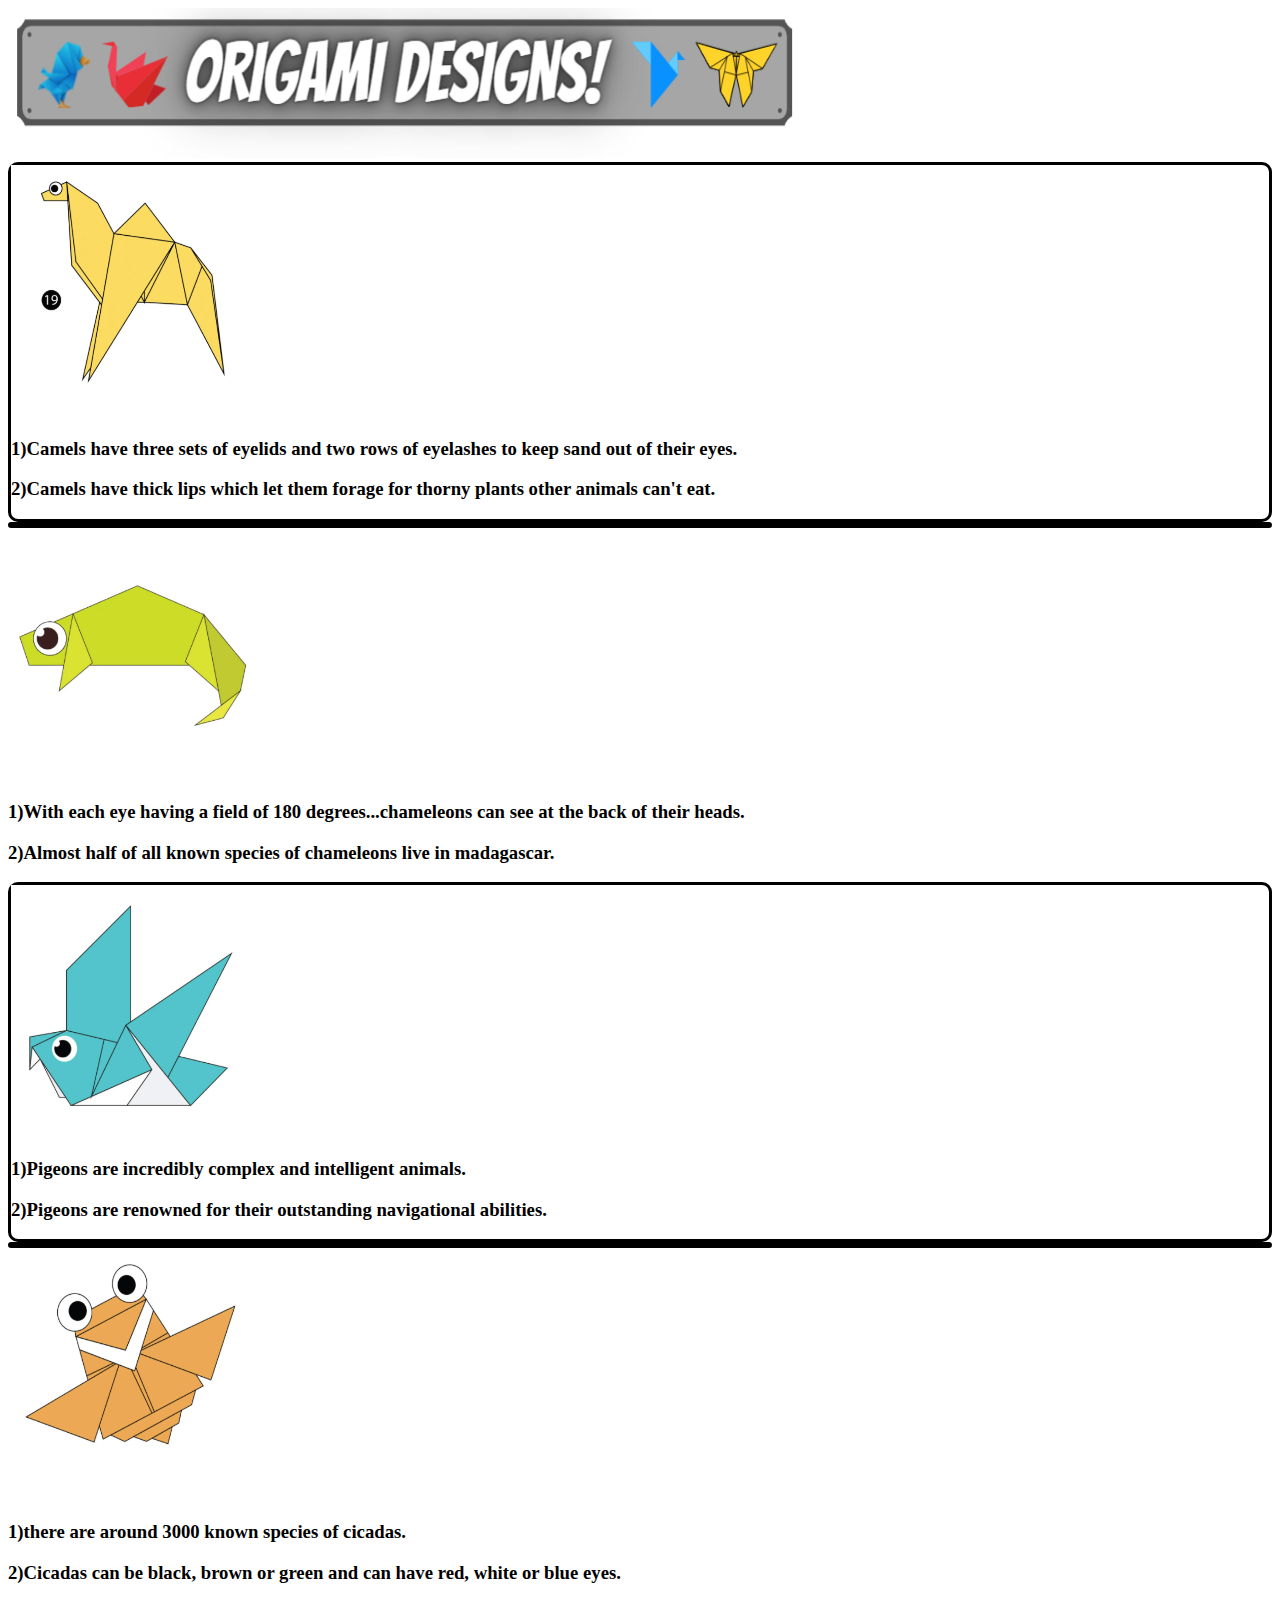
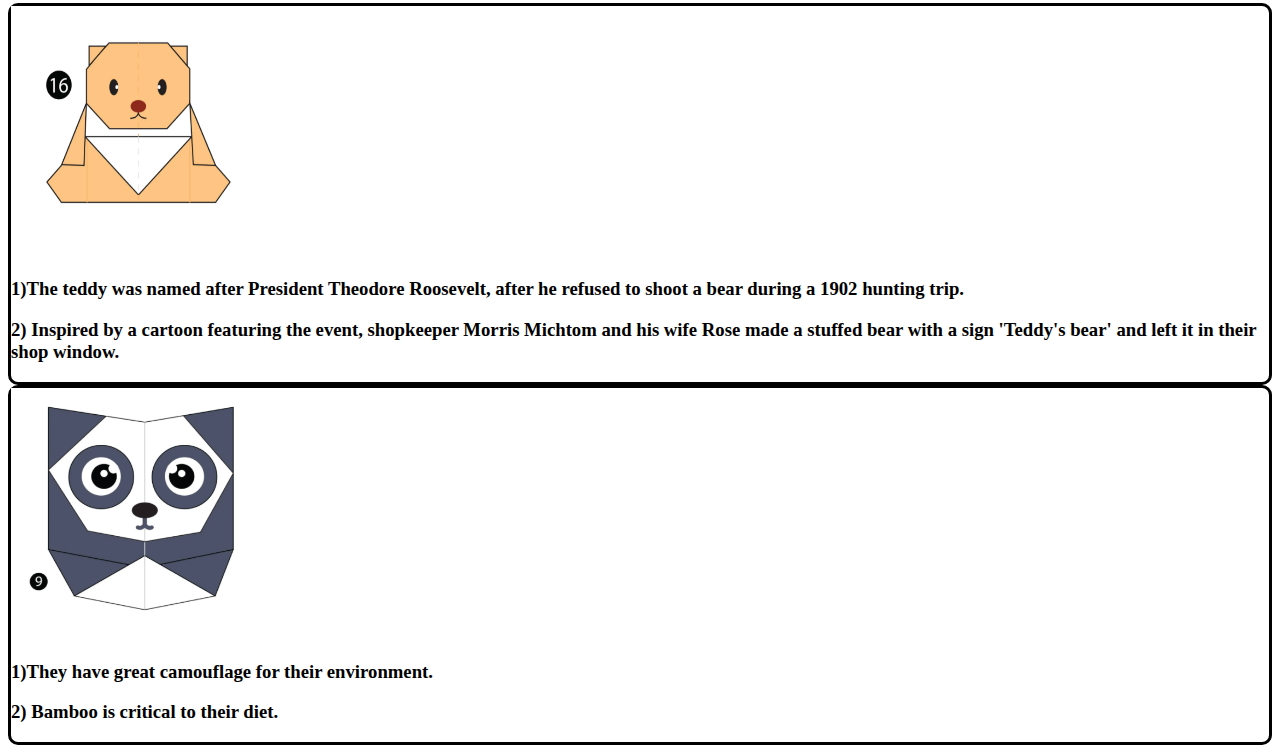
<file: index.html>
<!DOCTYPE html>
<html>
<head>
<title>
    C49 PROJECT BY ADITYA KUSHWAHA
</title>

<link rel="stylesheet"
type="text/css"
href="style.css"/>

<body>
    <a>
        <img src="header.png"width="800" height="150">
        </a>

<div class="indexlinks">



<a href="camel.html">
<img src="camel.png"width="250" height="250">
</a>
<h3>
    1)Camels have three sets of eyelids and two rows of eyelashes to keep sand out of their eyes.
</h3>
<h3>
    2)Camels have thick lips which let them forage for thorny plants other animals can't eat.

</h3>
</div>

<div class="indexlinks"></div>
<a href="chameleon.html">
<img src="chameleon.png"width="250" height="250">
</a>
<h3>
    1)With each eye having a field of 180 degrees...chameleons can see at the back of their heads.
    </h3>
    <h3>
        2)Almost half of all known species of chameleons live in madagascar.
    </h3>
</div>


    <div class="indexlinks">
<a href="pigeon.html">
<img src="pigeon.png"width="250" height="250">
</a>
<h3>
    1)Pigeons are incredibly complex and intelligent animals.
</h3>
<h3>
    2)Pigeons are renowned for their outstanding navigational abilities.

</h3>
</div>

<div class="indexlinks"></div>
<a href="cicada.html">
    <img src="cicada.png"width="250" height="250">
    </a>
    <h3>
        1)there are around 3000 known species of cicadas.
    </h3>
    <h3>
        2)Cicadas can be black, brown or green and can have red, white or blue eyes.
    
    </h3>
</div>


    <div class="indexlinks">
    <a href="teddybear.html">
        <img src="teddy bear.png"width="250" height="250">
        </a>
        <h3>
            1)The teddy was named after President Theodore Roosevelt, after he refused to shoot a bear during a 1902 hunting trip.
        </h3>
        <h3>
            2) Inspired by a cartoon featuring the event, shopkeeper Morris Michtom and his wife Rose made a stuffed bear with a sign 'Teddy's bear' and left it in their shop window.
        
        </h3>
    </div>

        <div class="indexlinks">
        <a href="panda.html">
            <img src="panda.png"width="250" height="250">
            </a>


            <h3>
                1)They have great camouflage for their environment.
            </h3>
            <h3>
                2) Bamboo is critical to their diet.
            
            </h3>
    

</div>
</body>
</head>
</html>
</file>
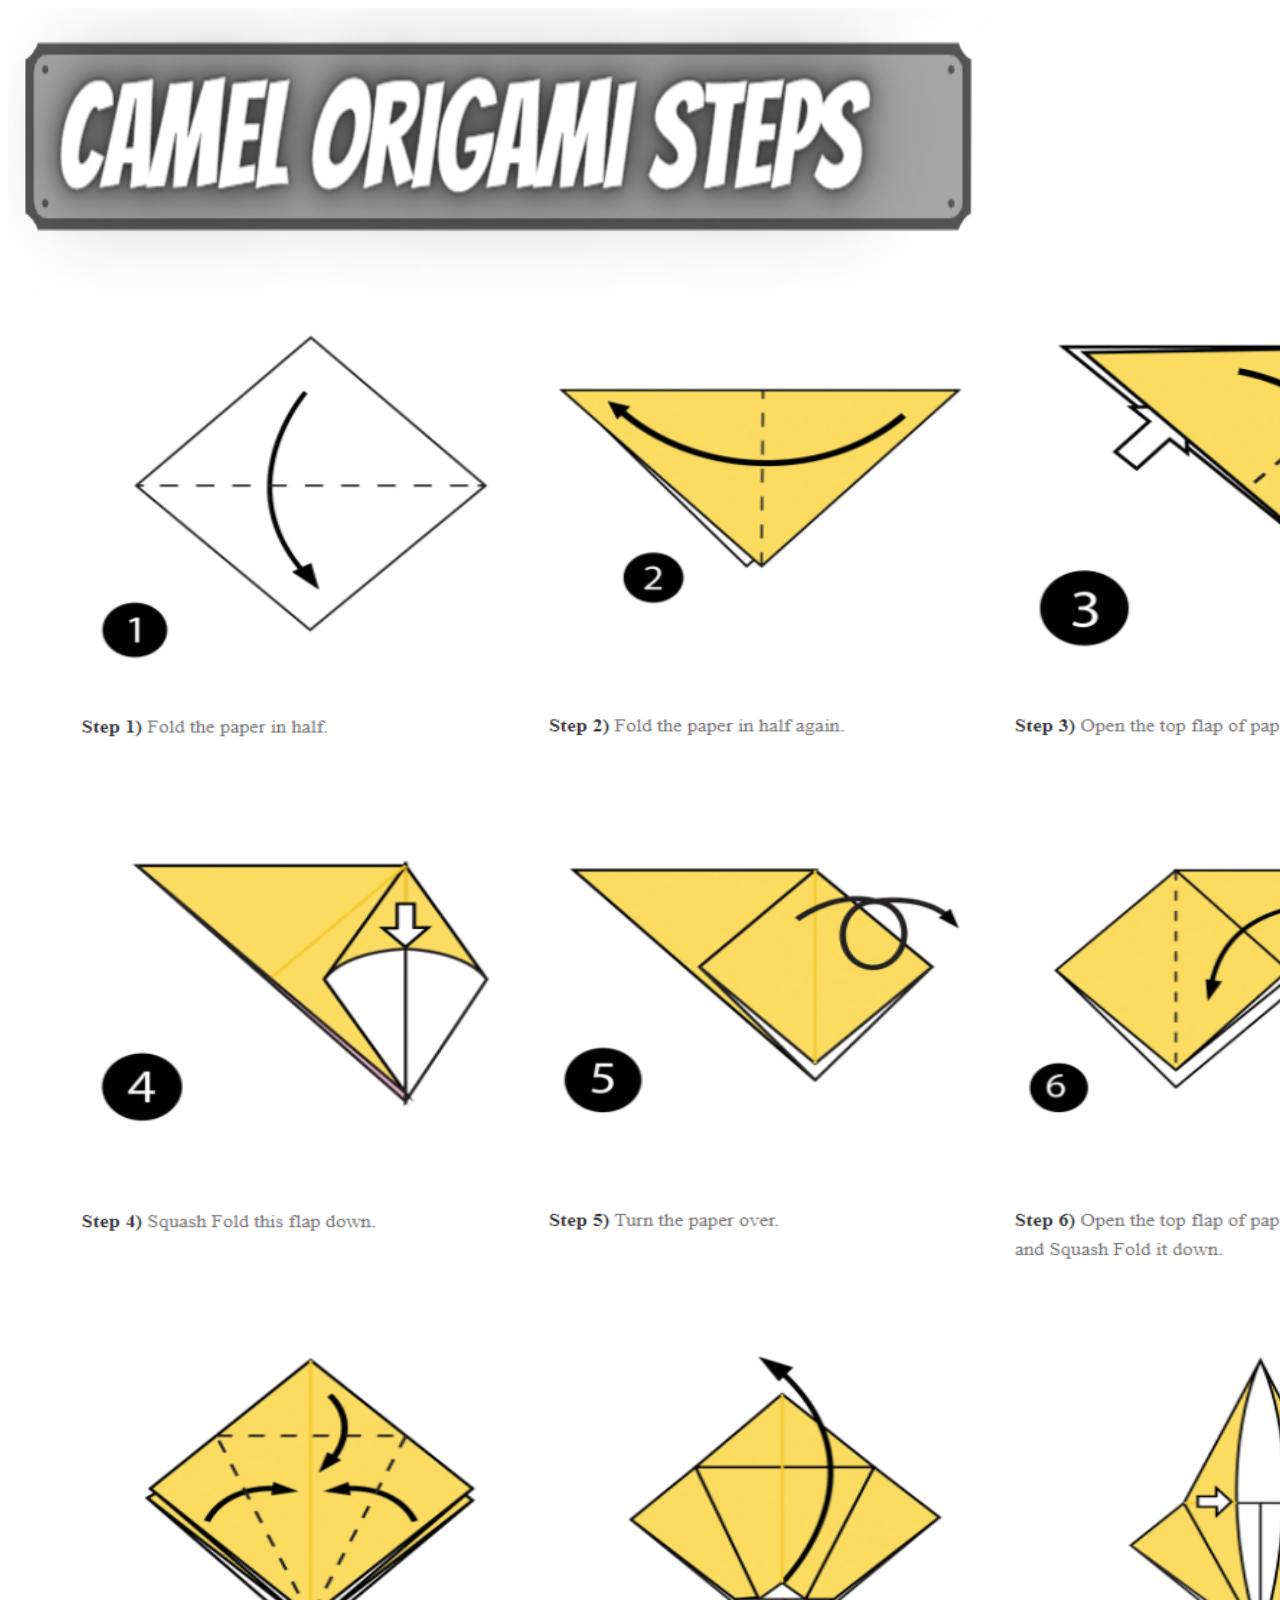
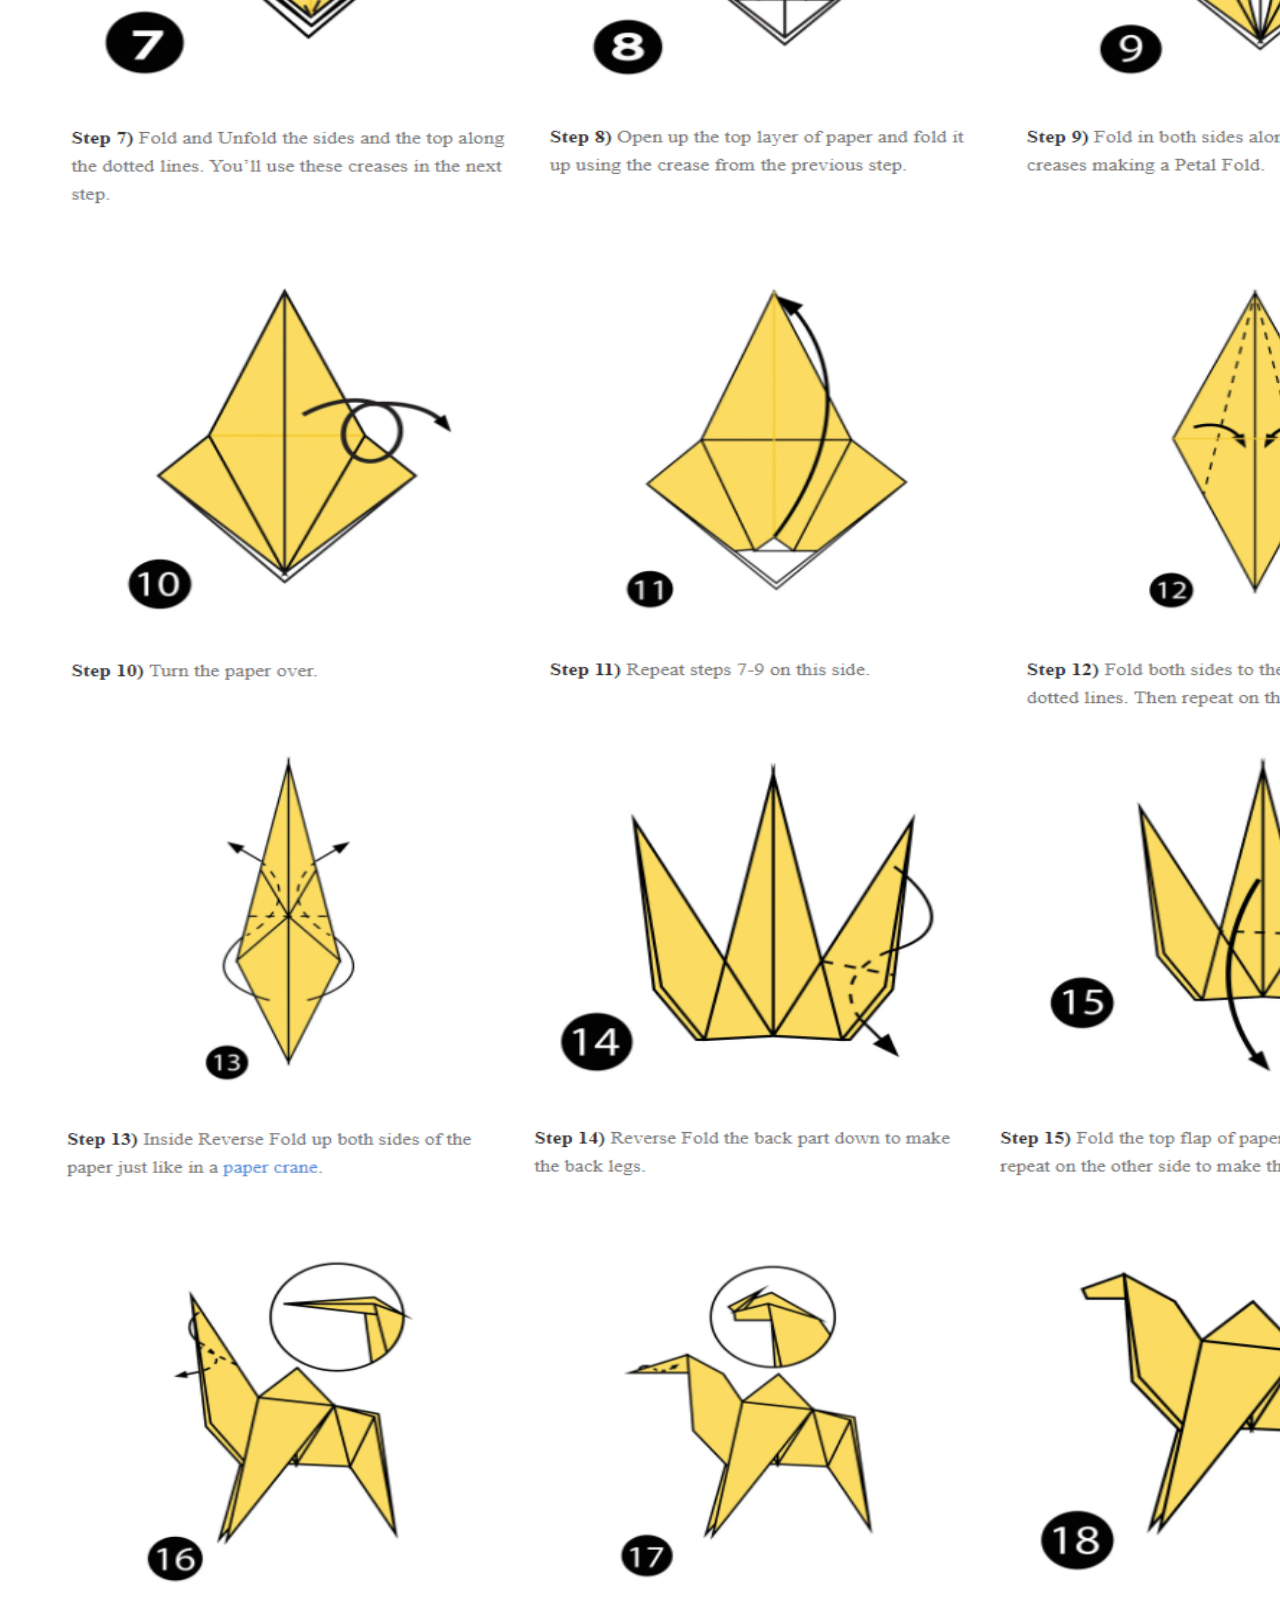
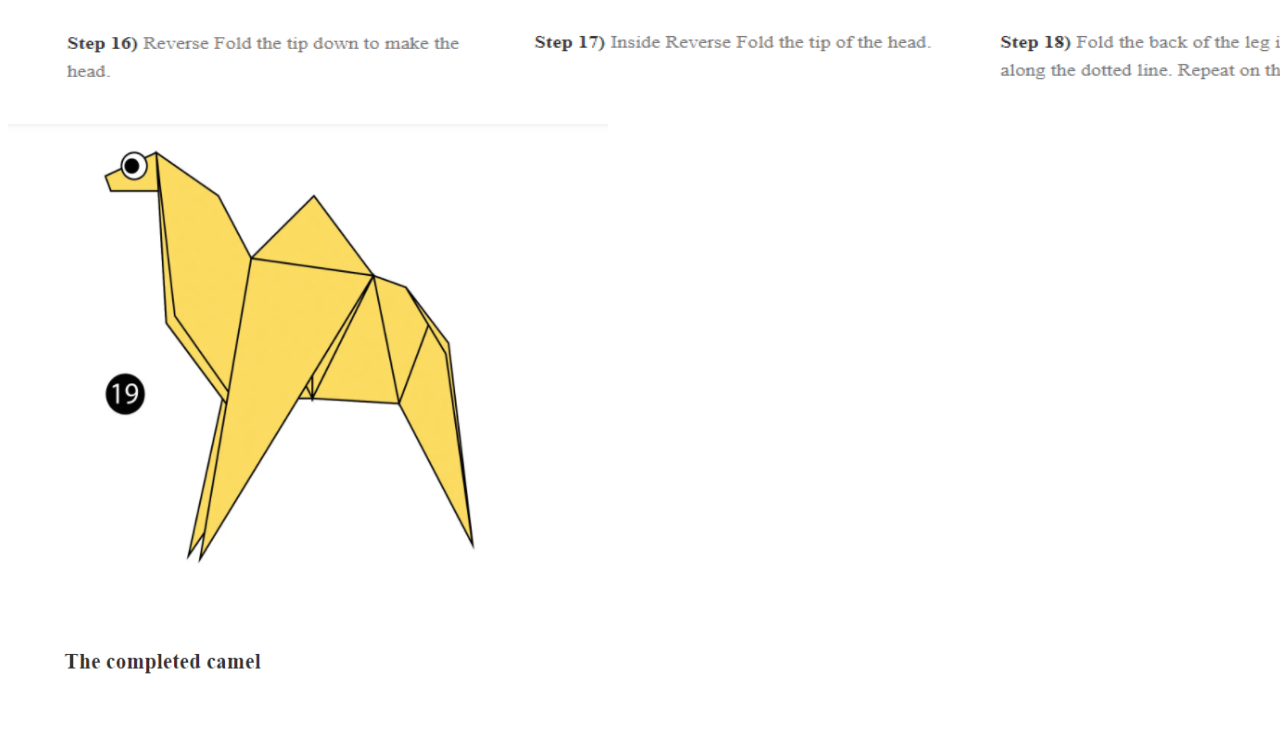
<file: camel.html>
<!DOCTYPE html>
<html>
<head>
<a>
    <img src="ch.png"width="1000" height="300">
    <img src="camel1.png"width="1500" height="1000">
    <img src="camel2.png"width="1500" height="1000">
    <img src="camel3.png"width="1500" height="1000">
    <img src="camel4.png"width="600" height="600">
</a>
</head>
</html>
</file>
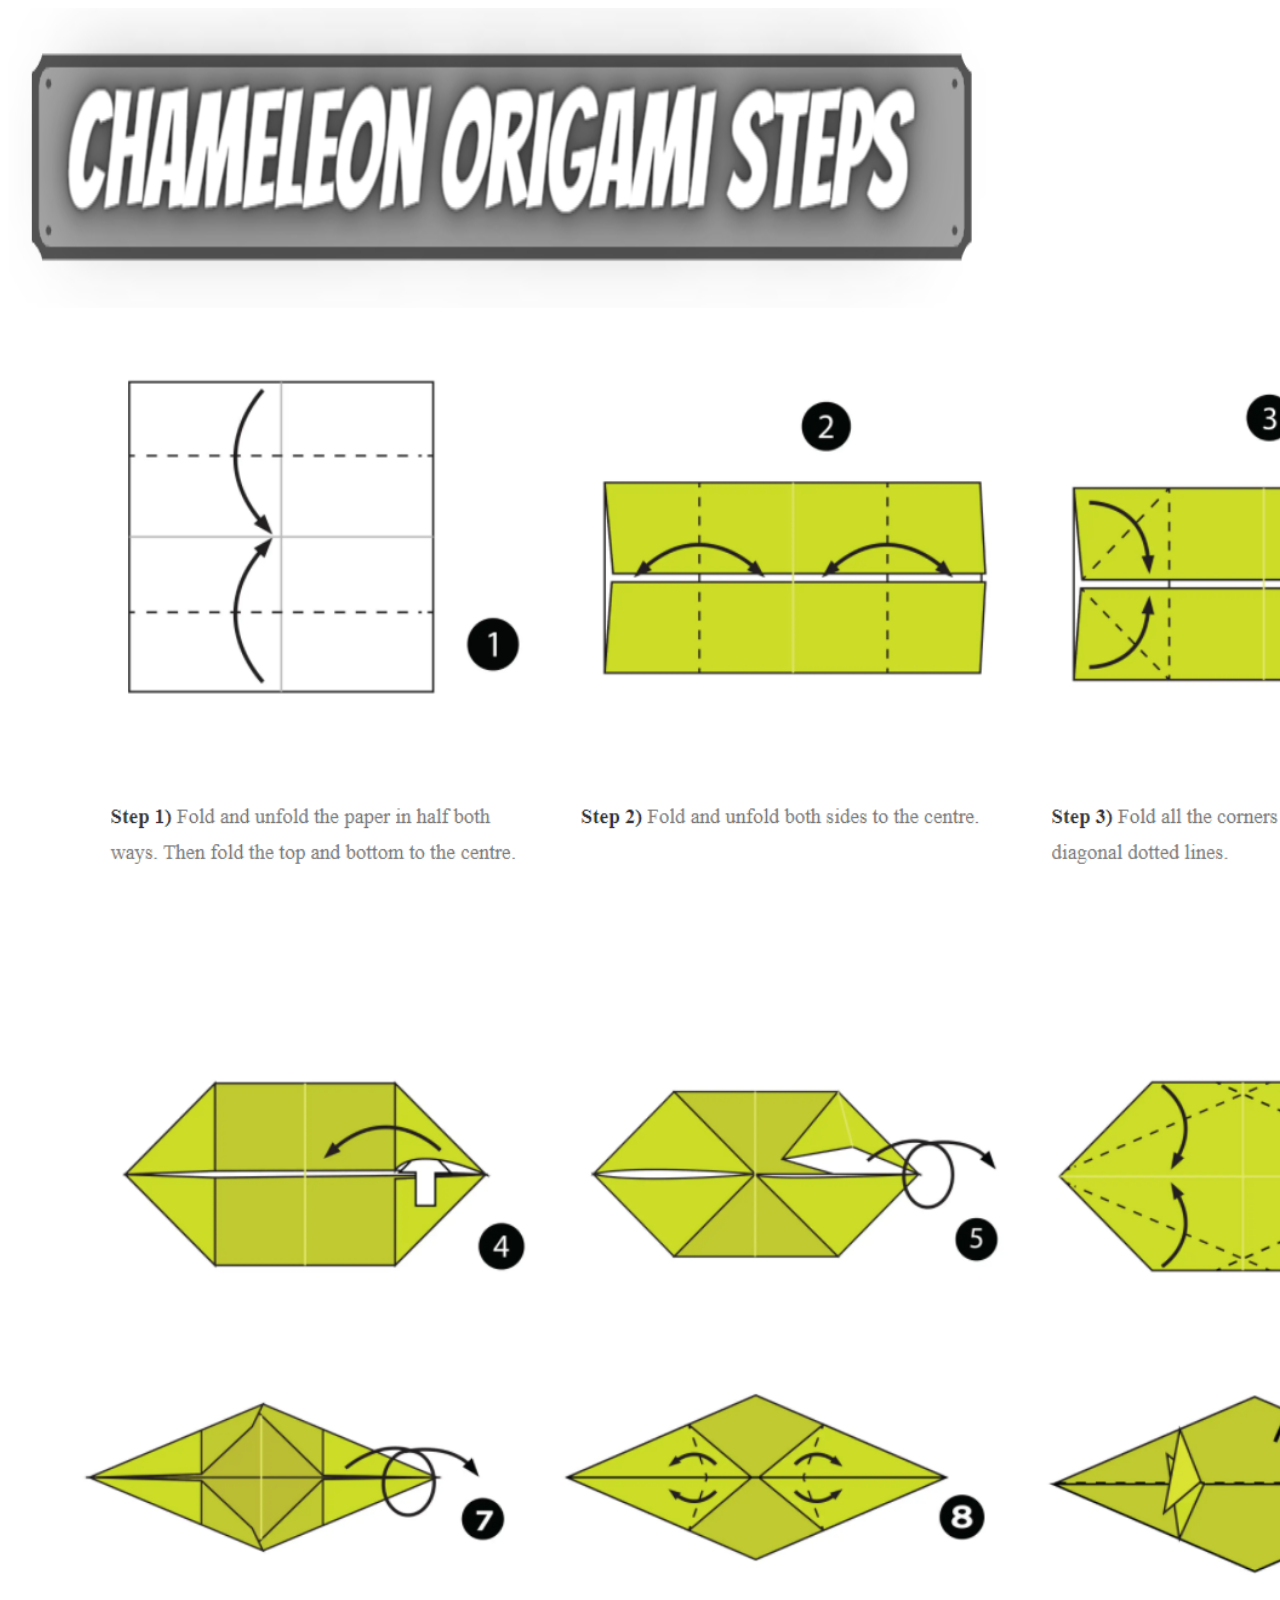
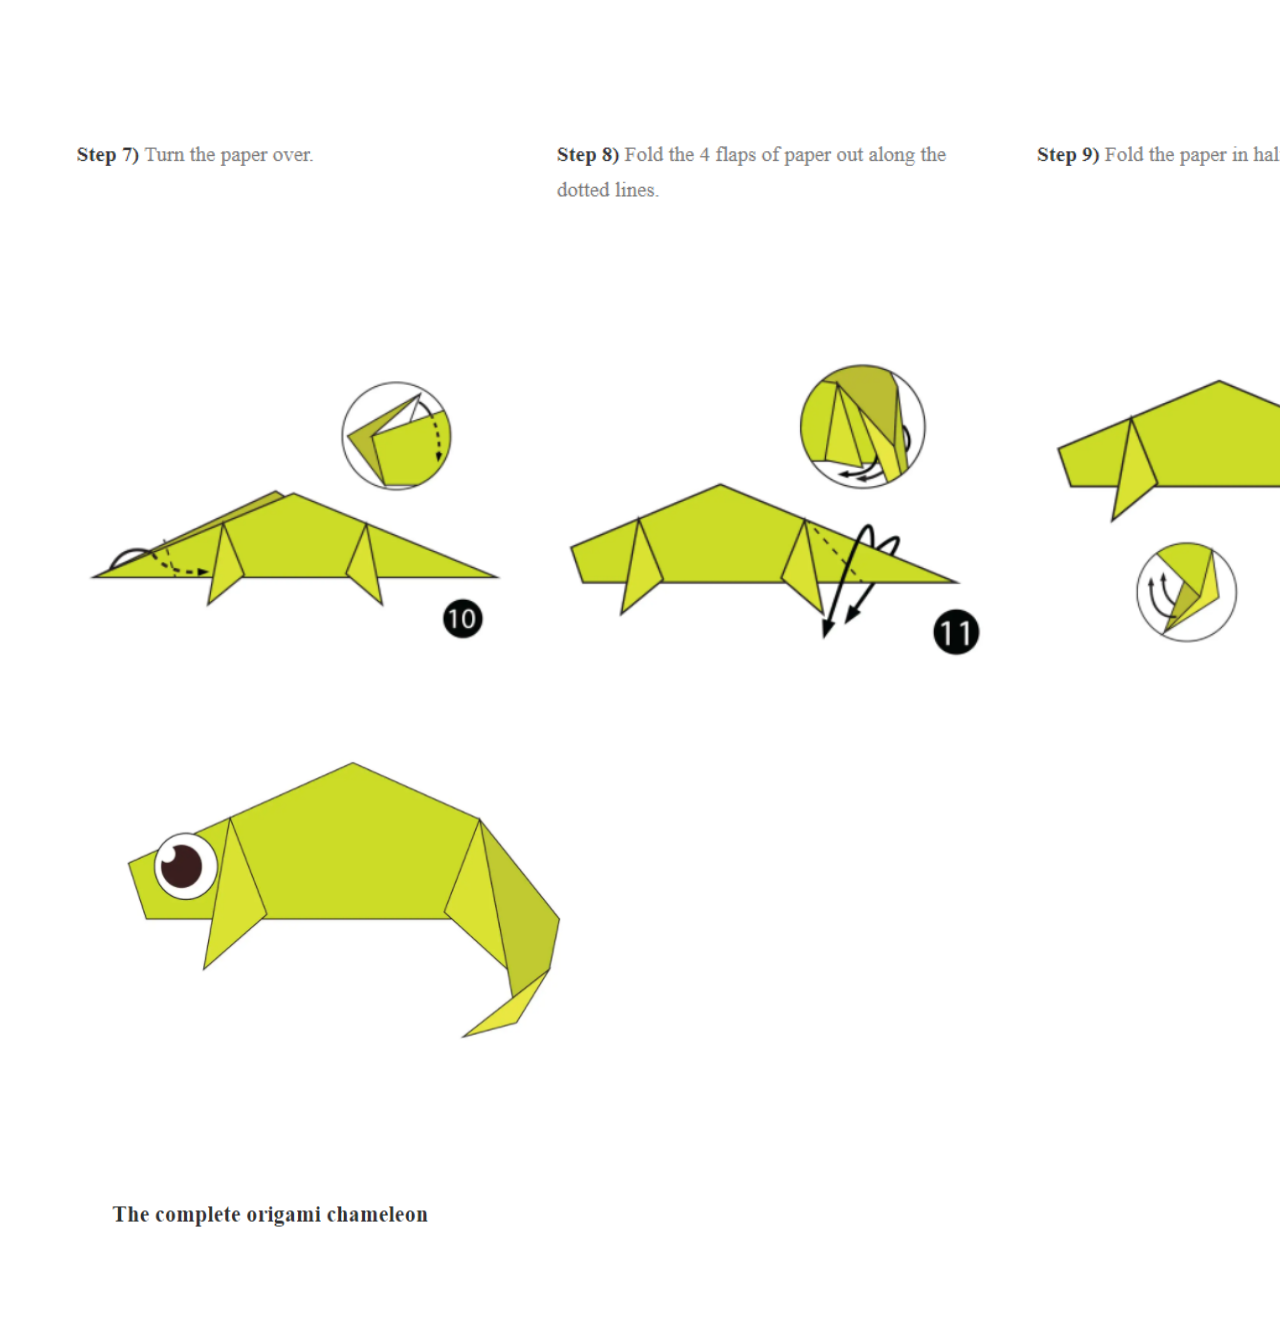
<file: chameleon.html>
<!DOCTYPE html>
<html>
<head>
<a>
    <img src="chh.png"width="1000" height="300">
    <img src="ch1.png"width="1500" height="1000">
    <img src="ch2.png"width="1500" height="1000">
    <img src="ch3.png"width="600" height="600">
</a>
</head>
</html>
</file>
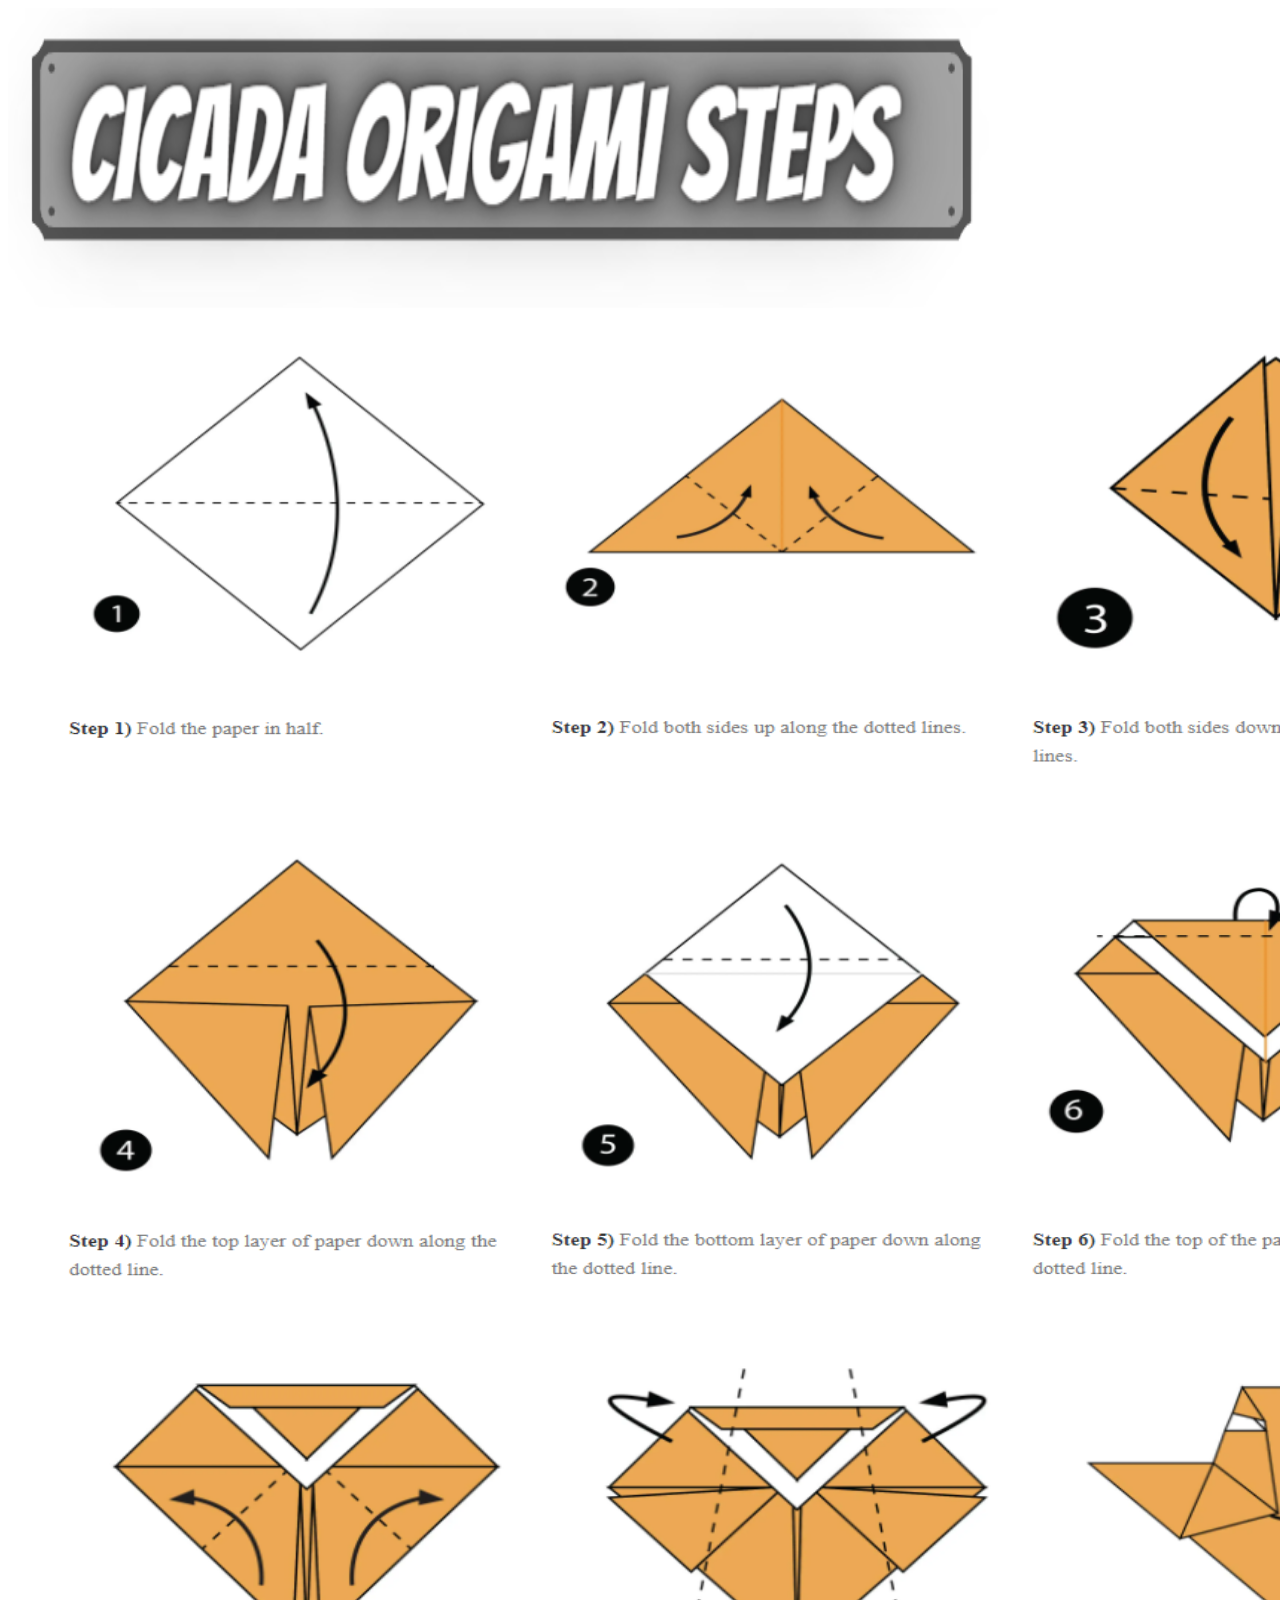
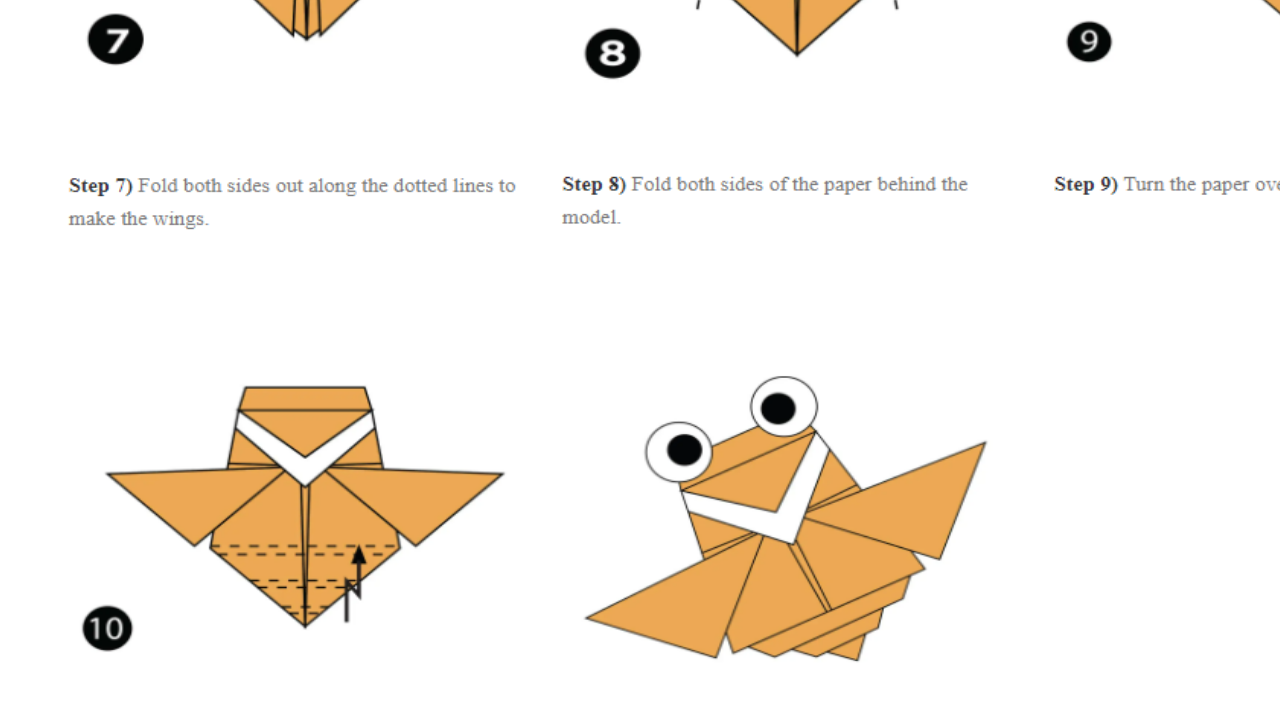
<file: cicada.html>
<!DOCTYPE html>
<html>
<head>
<a>
    <img src="cih.png"width="1000" height="300">
    <img src="ci1.png"width="1500" height="1000">
    <img src="ci2.png"width="1500" height="1000">
   
</a>
</head>
</html>
</file>
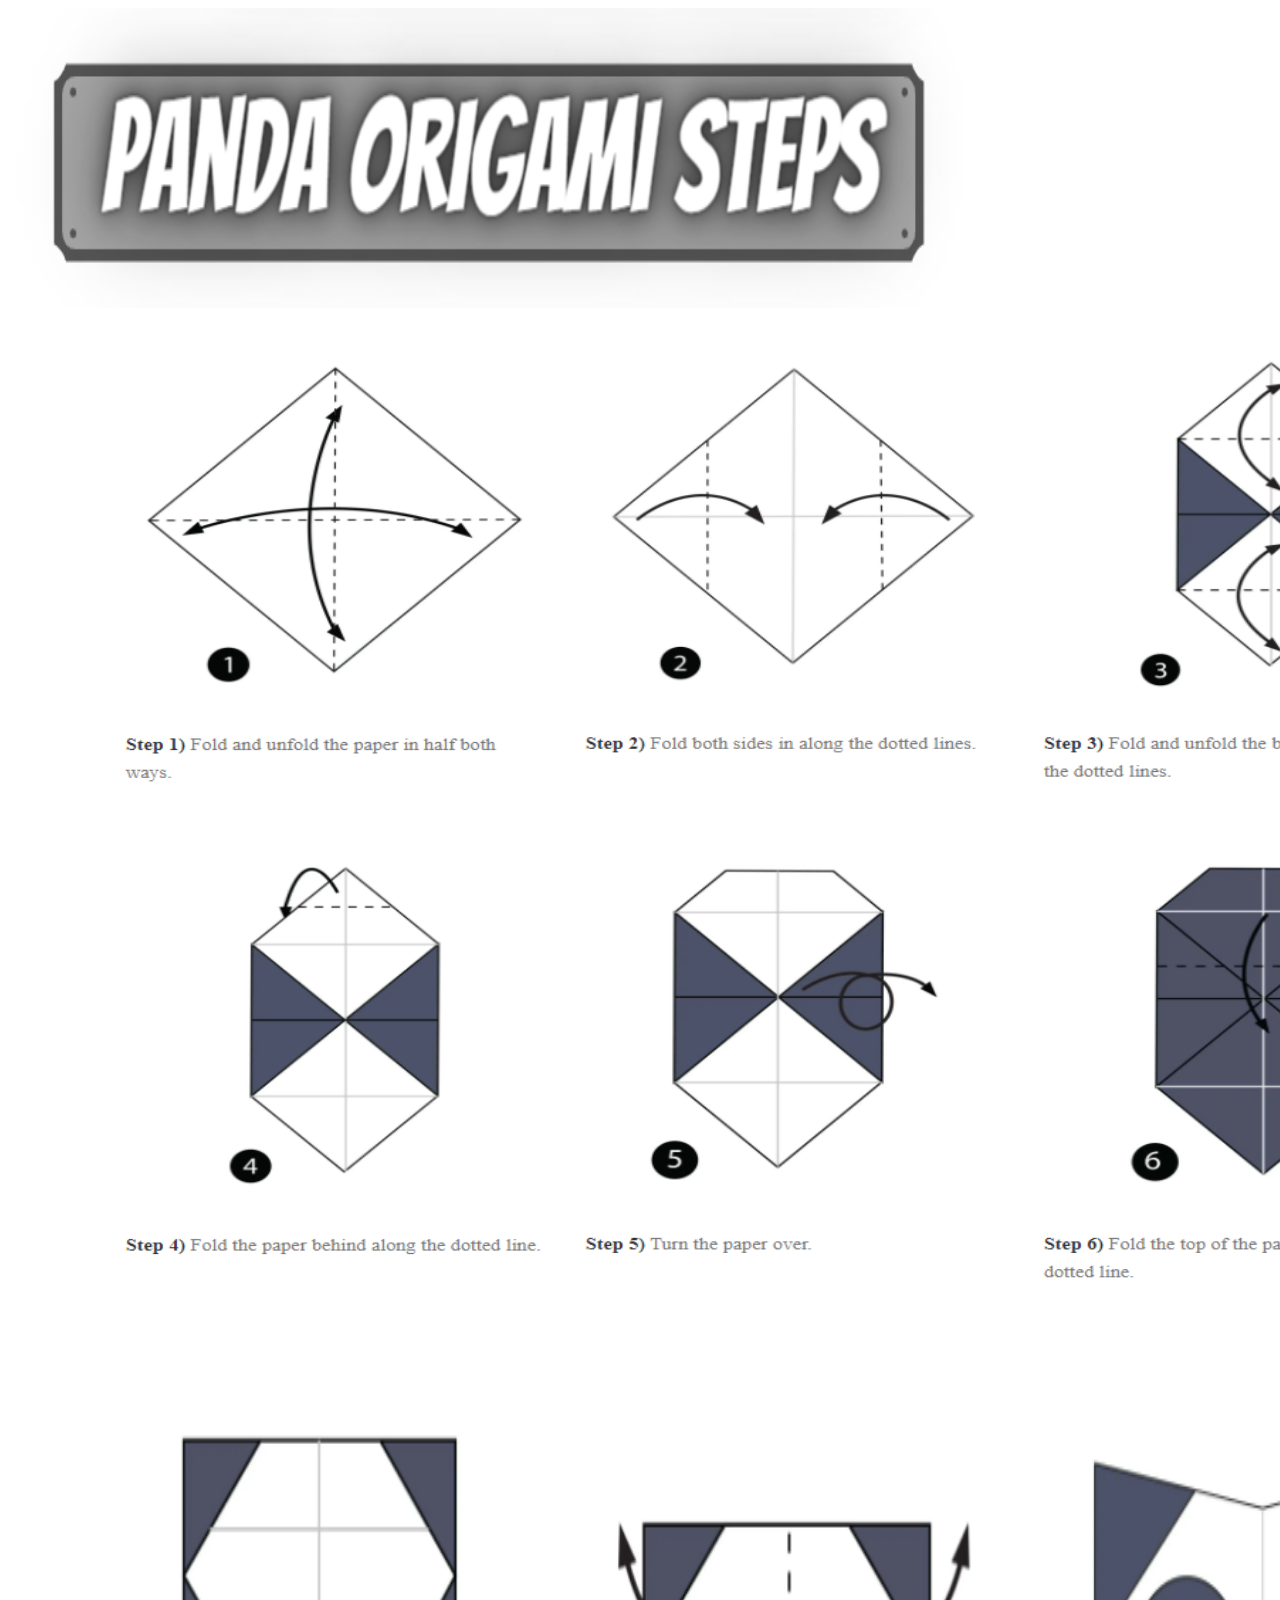
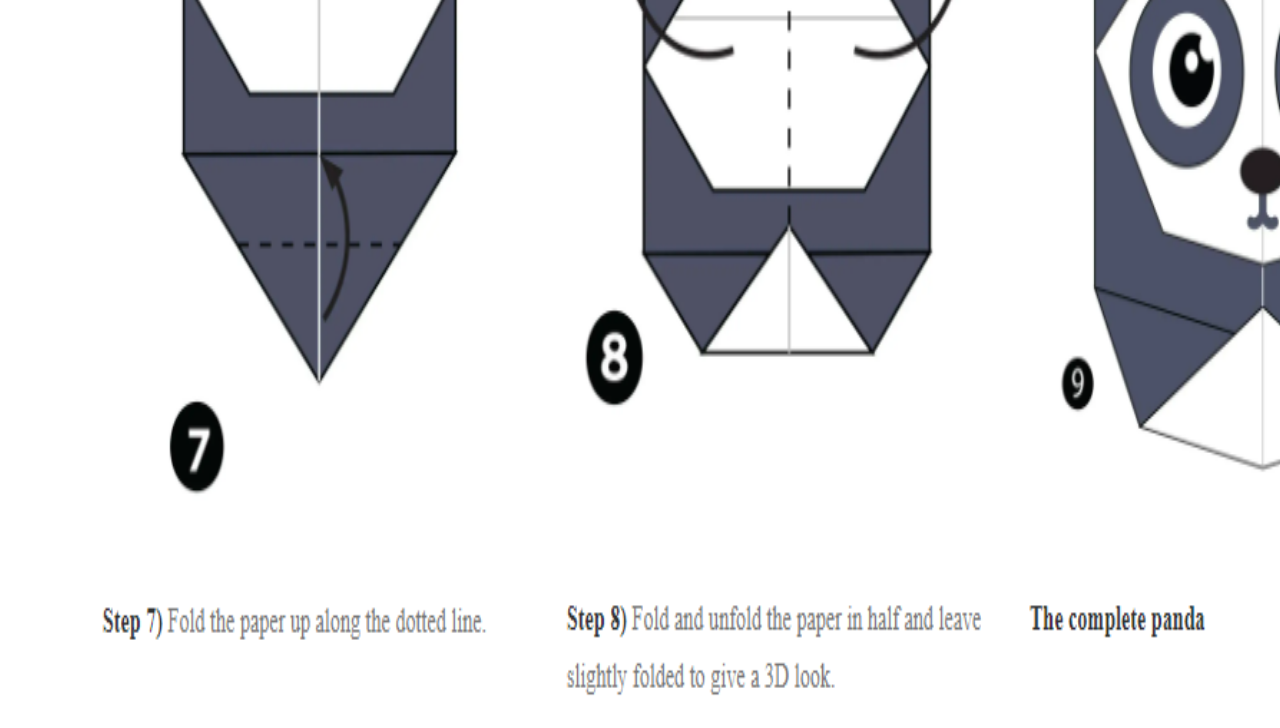
<file: panda.html>
<!DOCTYPE html>
<html>
<head>
<a>
    <img src="pah.png"width="1000" height="300">
    <img src="pa1.png"width="1500" height="1000">
    <img src="pa2.png"width="1500" height="1000">
   
</a>
</head>
</html>
</file>
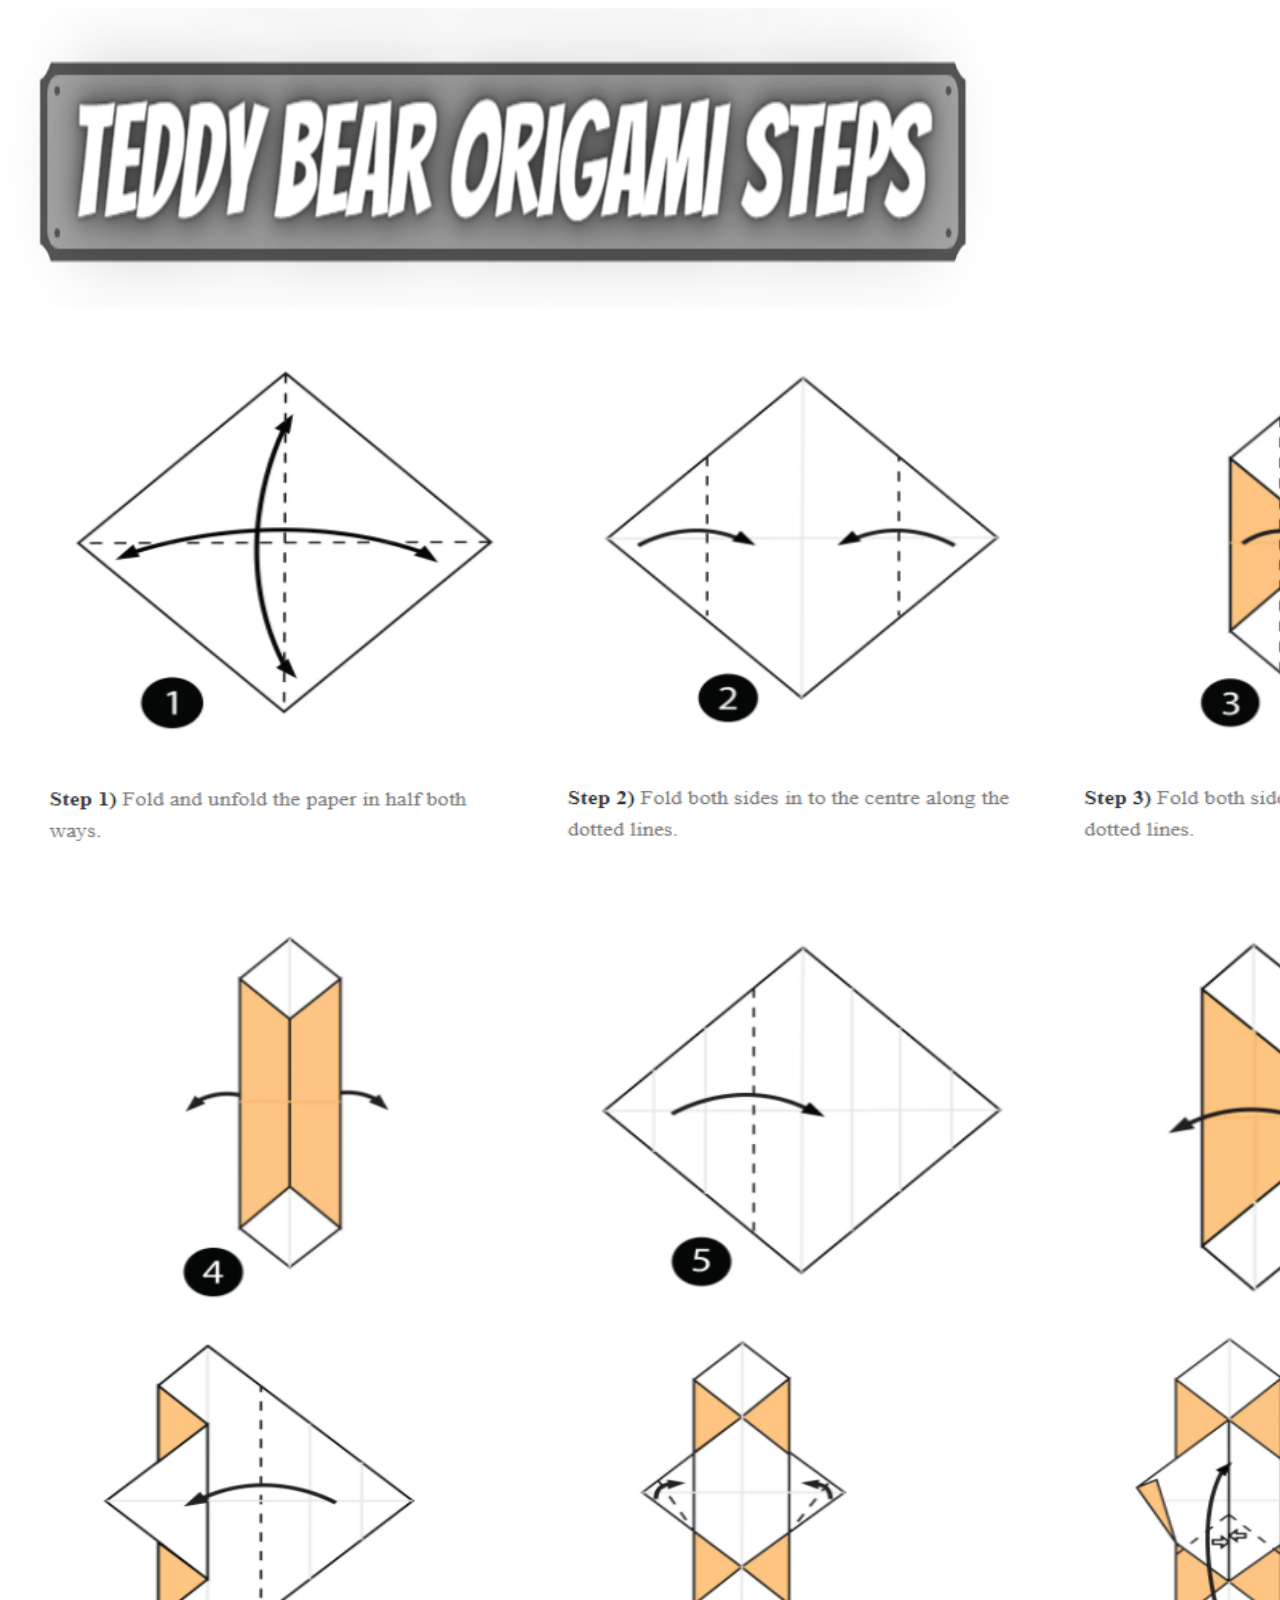
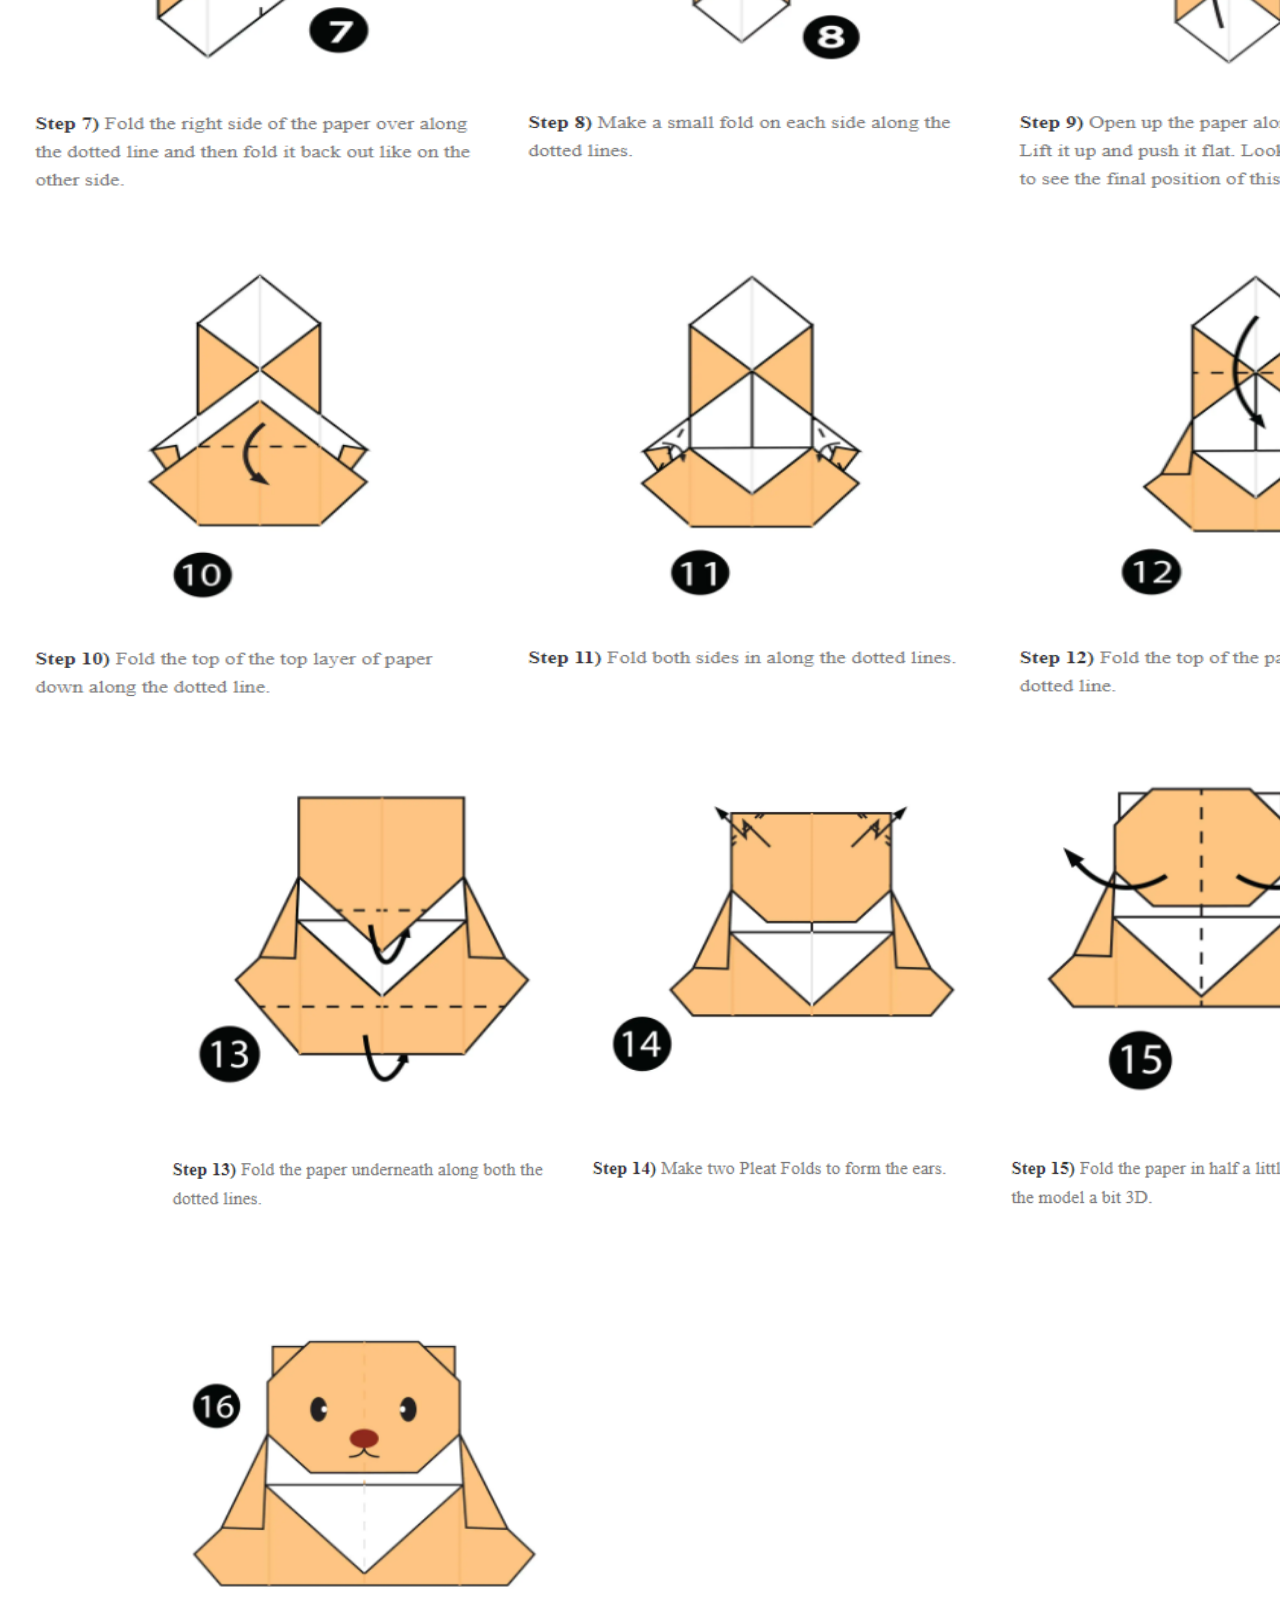
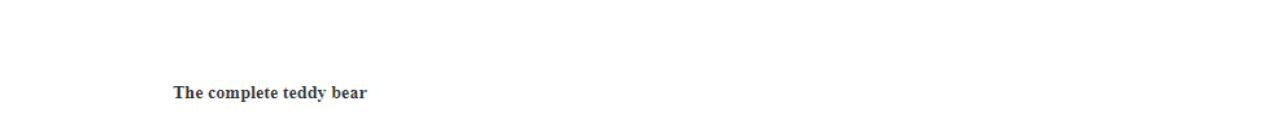
<file: teddybear.html>
<!DOCTYPE html>
<html>
<head>
<a>
    <img src="tbh.png"width="1000" height="300">
    <img src="tb1.png"width="1500" height="1000">
    <img src="tb2.png"width="1500" height="1000">
    <img src="tb3.png"width="1500" height="1000">
</a>
</head>
</html>
</file>
<file: style.css>
.indexlinks{
    border-color: black;
    border:solid;
    border-radius: 10px;
}
</file>
